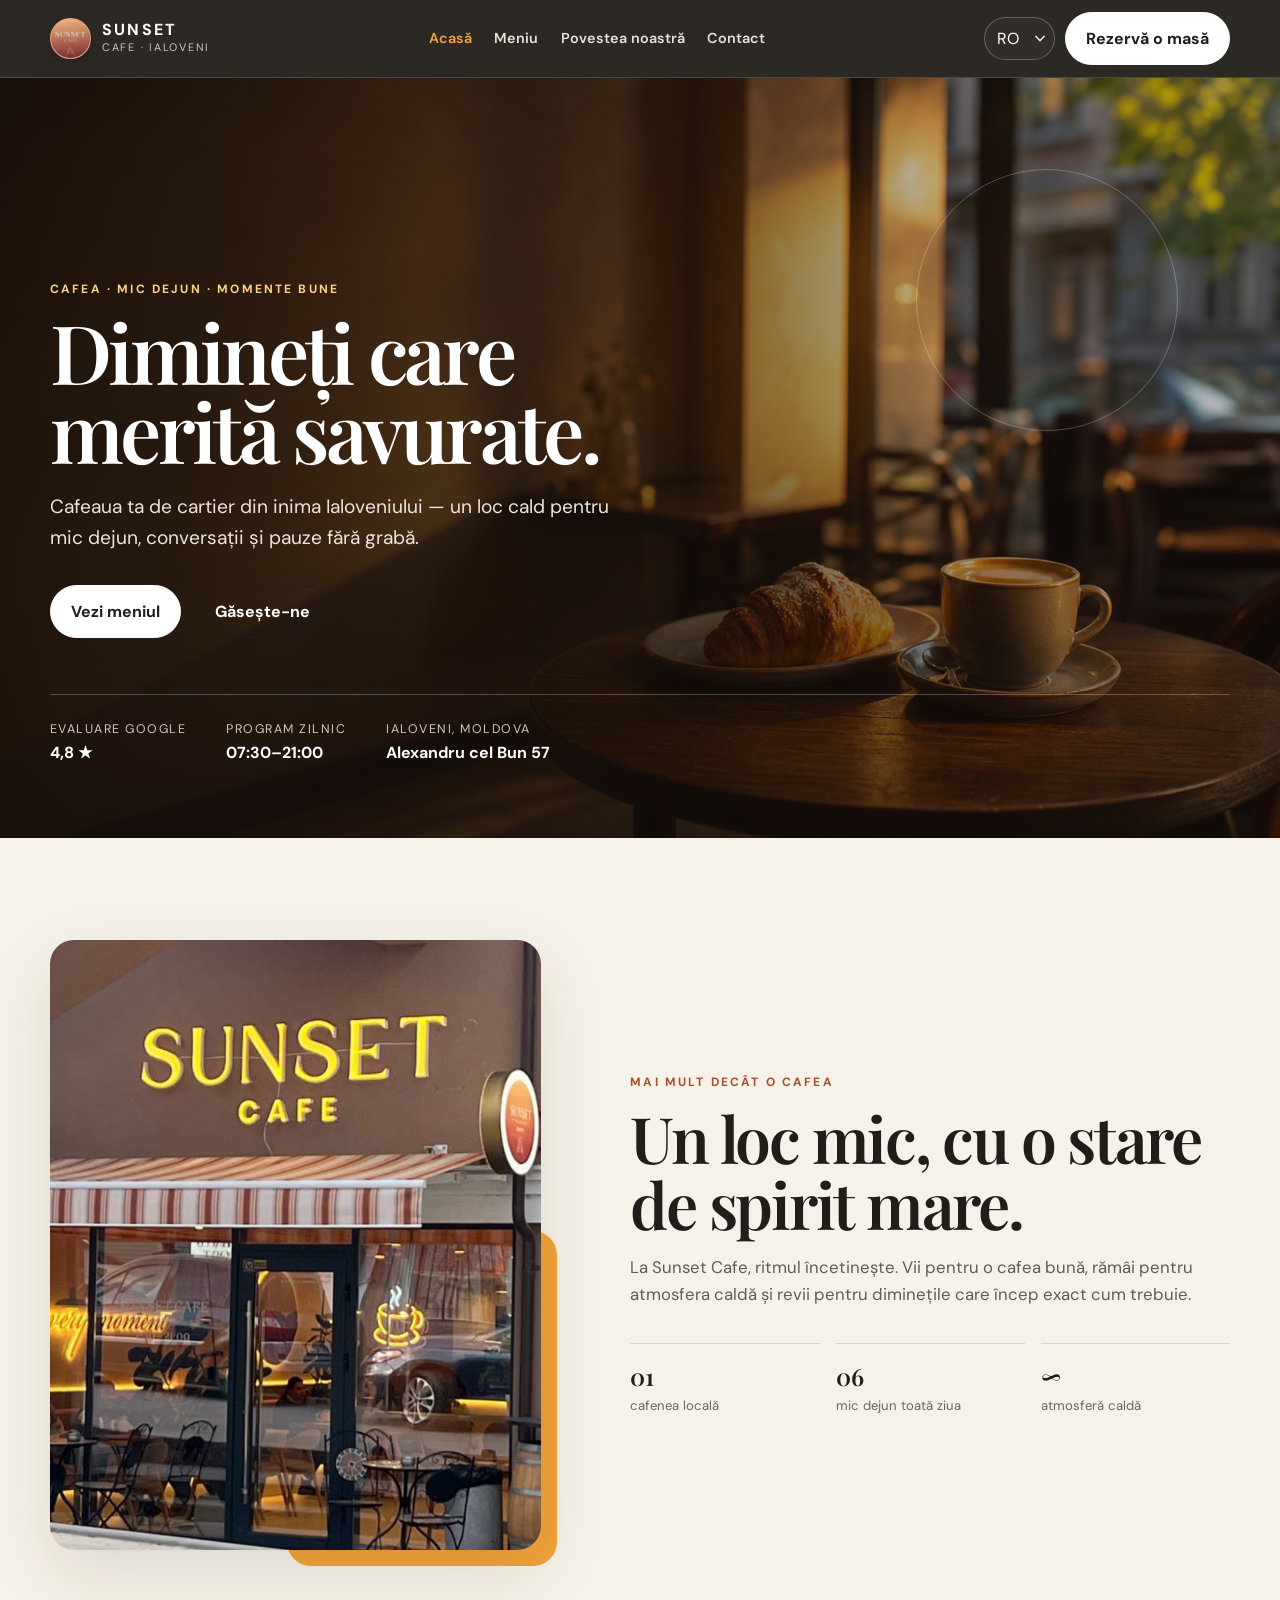
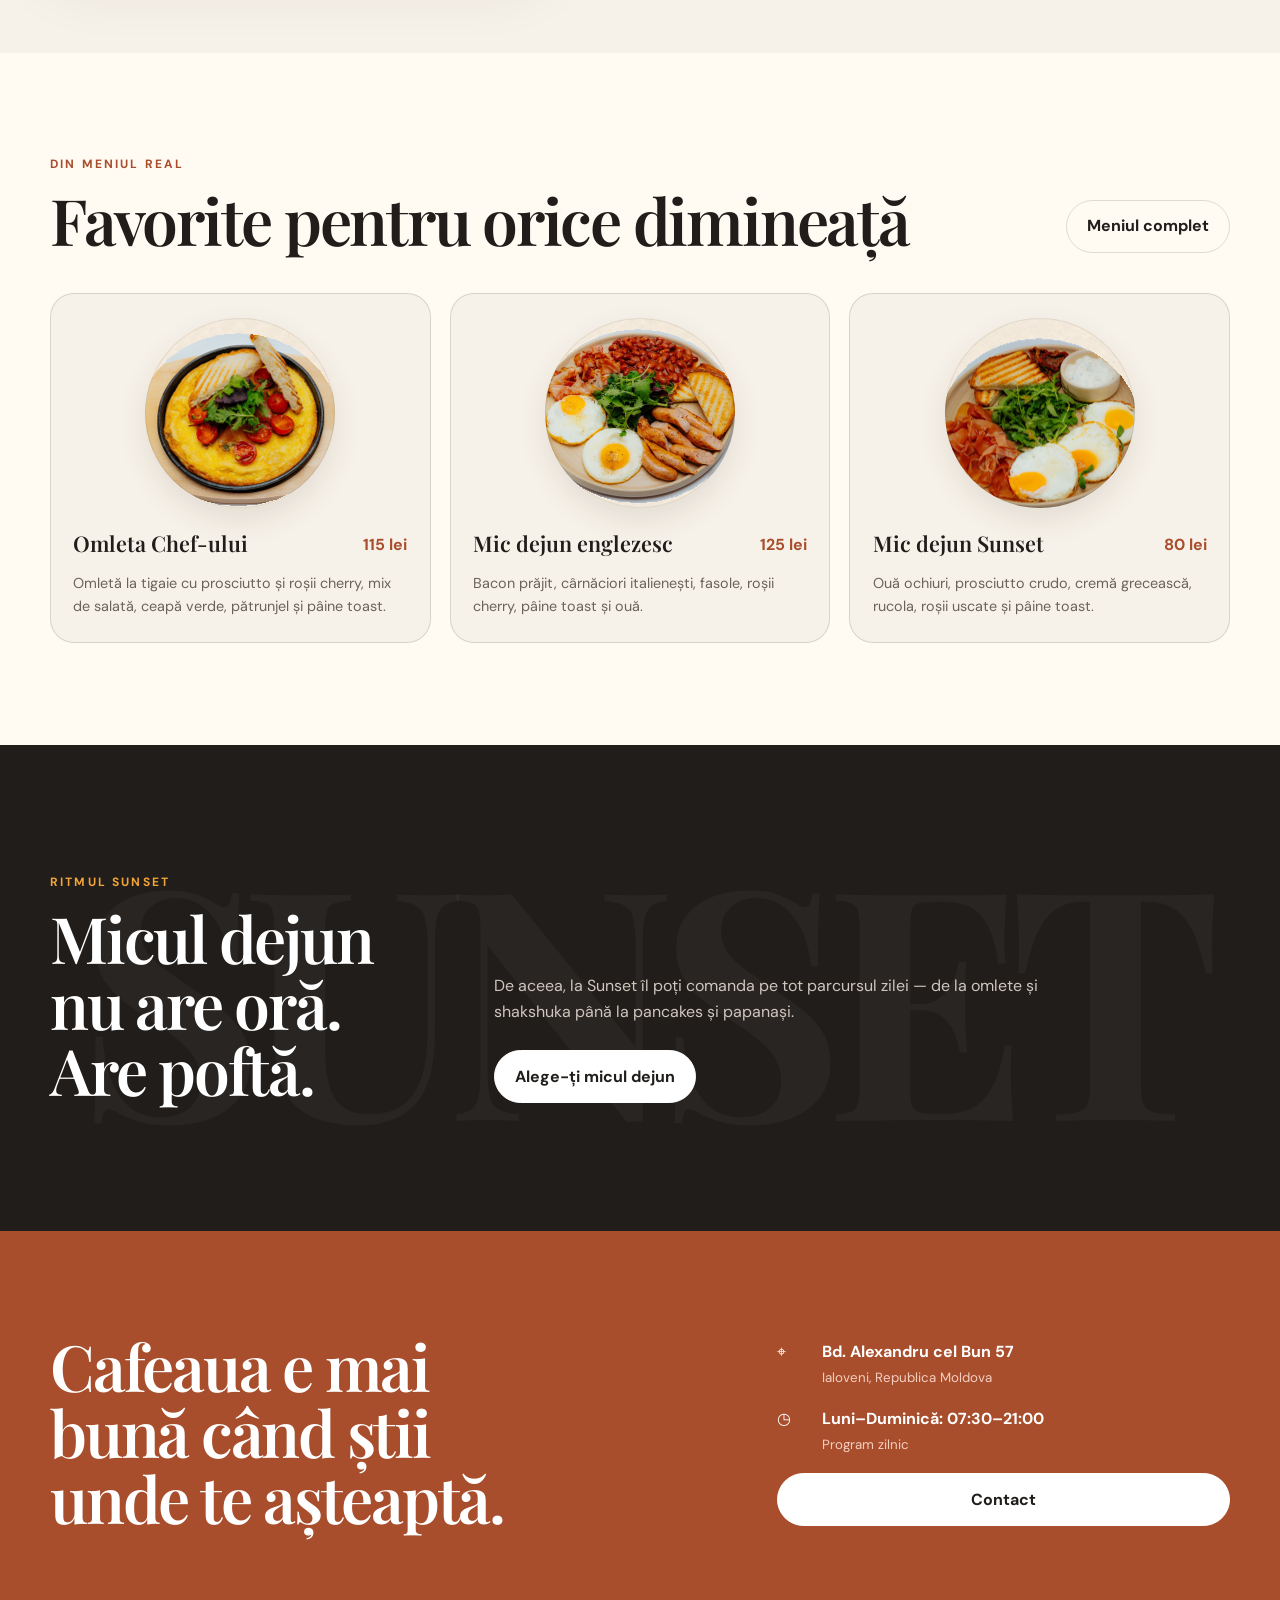
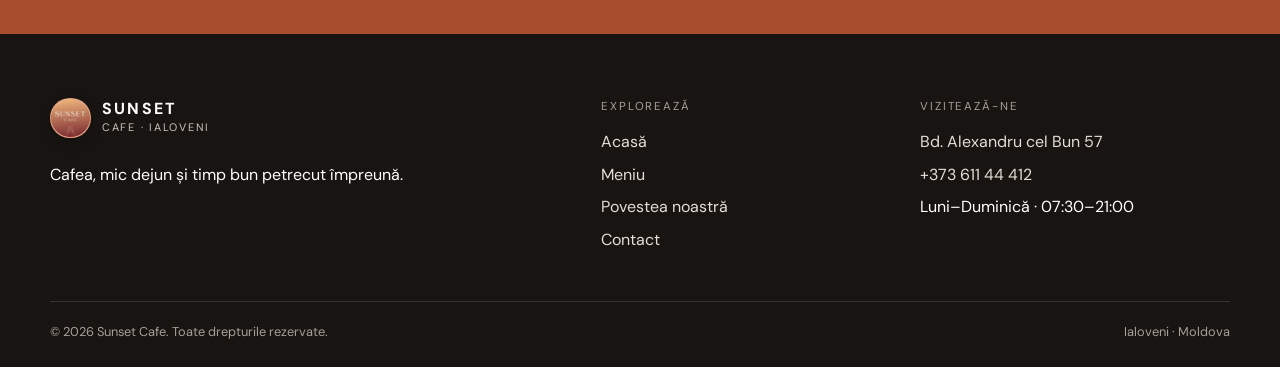
<file: index.html>
<!doctype html>
<html lang="ro">
<head>
  <meta charset="utf-8">
  <meta name="viewport" content="width=device-width, initial-scale=1">
  <meta name="robots" content="index, follow, max-image-preview:large">
  <meta name="color-scheme" content="light only">
  <meta name="description" content="Sunset Cafe Ialoveni — cafea, mic dejun servit toată ziua și o atmosferă caldă pe bd. Alexandru cel Bun 57.">
  <meta name="theme-color" content="#211d1a">
  <meta property="og:title" content="Sunset Cafe — Cafea & mic dejun în Ialoveni">
  <meta property="og:description" content="Mic dejun toată ziua, cafea și o atmosferă caldă în centrul Ialoveniului.">
  <meta property="og:type" content="website">
  <meta property="og:url" content="https://energocomm.github.io/sunset-cafe-global/">
  <meta property="og:image" content="https://energocomm.github.io/sunset-cafe-global/assets/images/sunset-editorial-coffee.png">
  <title>Sunset Cafe — Cafea & mic dejun în Ialoveni</title>
  <link rel="icon" href="data:image/svg+xml,<svg xmlns=%22http://www.w3.org/2000/svg%22 viewBox=%220 0 100 100%22><circle cx=%2250%22 cy=%2250%22 r=%2248%22 fill=%22%23211d1a%22/><text x=%2250%22 y=%2267%22 text-anchor=%22middle%22 font-size=%2255%22 fill=%22%23f2a33a%22>S</text></svg>">
  <link rel="preconnect" href="https://fonts.googleapis.com">
  <link rel="preconnect" href="https://fonts.gstatic.com" crossorigin>
  <link href="https://fonts.googleapis.com/css2?family=DM+Sans:wght@400;500;600;700&family=Playfair+Display:ital,wght@0,600;0,700;1,500&display=swap" rel="stylesheet">
  <link rel="preload" href="assets/images/sunset-editorial-coffee.png" as="image" type="image/png" fetchpriority="high">
  <link rel="stylesheet" href="assets/css/styles.css?v=11">
  <script type="application/ld+json">
    {
      "@context": "https://schema.org",
      "@type": "CafeOrCoffeeShop",
      "name": "Sunset Cafe",
      "image": "https://energocomm.github.io/sunset-cafe-global/assets/images/sunset-real-01.jpg",
      "telephone": "+37361144412",
      "address": {
        "@type": "PostalAddress",
        "streetAddress": "Bulevardul Alexandru cel Bun 57",
        "addressLocality": "Ialoveni",
        "addressCountry": "MD"
      },
      "geo": {
        "@type": "GeoCoordinates",
        "latitude": 46.9447814,
        "longitude": 28.7764093
      },
      "openingHours": "Mo-Su 07:30-21:00",
      "sameAs": "https://maps.app.goo.gl/7vemvwqDy1JJf23Y6"
    }
  </script>
</head>
<body>
  <a class="skip-link" href="#content" data-i18n="skip">Sari la conținut</a>
  <div data-site-header></div>
  <main id="content">
    <section class="hero" aria-labelledby="hero-title">
      <div class="container hero-content">
        <p class="eyebrow" data-i18n="hero_tag">Cafea · mic dejun · momente bune</p>
        <h1 id="hero-title" class="display" data-i18n="hero_title">Dimineți care merită savurate.</h1>
        <p class="hero-copy" data-i18n="hero_text">Cafeaua ta de cartier din inima Ialoveniului — un loc cald pentru mic dejun, conversații și pauze fără grabă.</p>
        <div class="hero-actions">
          <a class="button button-light" href="menu.html" data-i18n="see_menu">Vezi meniul</a>
          <a class="button" href="https://maps.app.goo.gl/7vemvwqDy1JJf23Y6" target="_blank" rel="noopener" data-i18n="find_us">Găsește-ne</a>
        </div>
        <div class="hero-meta" aria-label="Informații rapide">
          <div><span data-i18n="rating">Evaluare Google</span><strong>4,8 ★</strong></div>
          <div><span data-i18n="today">Program zilnic</span><strong>07:30–21:00</strong></div>
          <div><span data-i18n="address_short">Ialoveni, Moldova</span><strong>Alexandru cel Bun 57</strong></div>
        </div>
      </div>
    </section>

    <section class="section">
      <div class="container intro-grid">
        <div class="editorial-image">
          <img src="assets/images/sunset-real-01.jpg" data-i18n-alt="photo_real" alt="Fațada reală a Sunset Cafe din Ialoveni" width="964" height="1600" loading="lazy">
        </div>
        <div>
          <p class="eyebrow" data-i18n="intro_tag">Mai mult decât o cafea</p>
          <h2 class="section-title" data-i18n="intro_title">Un loc mic, cu o stare de spirit mare.</h2>
          <p class="section-lead" data-i18n="intro_text">La Sunset Cafe, ritmul încetinește. Vii pentru o cafea bună, rămâi pentru atmosfera caldă și revii pentru diminețile care încep exact cum trebuie.</p>
          <div class="fact-row">
            <div class="fact"><strong>01</strong><span data-i18n="local">cafenea locală</span></div>
            <div class="fact"><strong>06</strong><span data-i18n="menu_all_day">mic dejun toată ziua</span></div>
            <div class="fact"><strong>∞</strong><span data-i18n="warm">atmosferă caldă</span></div>
          </div>
        </div>
      </div>
    </section>

    <section class="section soft-section">
      <div class="container">
        <div class="feature-head">
          <div><p class="eyebrow" data-i18n="favorites_tag">Din meniul real</p><h2 class="section-title" data-i18n="favorites_title">Favorite pentru orice dimineață</h2></div>
          <a class="button button-ghost" href="menu.html" data-i18n="full_menu">Meniul complet</a>
        </div>
        <div class="cards">
          <article class="dish-card" data-dish="0">
            <div class="dish-photo crop-chef" role="img" aria-label="Omleta Chef-ului cu prosciutto, roșii și salată"></div>
            <div class="dish-body"><div class="dish-top"><h3 class="dish-title" data-dish-title></h3><span class="price">115 lei</span></div><p class="dish-description" data-dish-description></p></div>
          </article>
          <article class="dish-card" data-dish="2">
            <div class="dish-photo crop-english" role="img" aria-label="Mic dejun englezesc cu ouă, bacon, cârnăciori și fasole"></div>
            <div class="dish-body"><div class="dish-top"><h3 class="dish-title" data-dish-title></h3><span class="price">125 lei</span></div><p class="dish-description" data-dish-description></p></div>
          </article>
          <article class="dish-card" data-dish="5">
            <div class="dish-photo crop-sunset" role="img" aria-label="Mic dejun Sunset cu ouă, prosciutto și salată"></div>
            <div class="dish-body"><div class="dish-top"><h3 class="dish-title" data-dish-title></h3><span class="price">80 lei</span></div><p class="dish-description" data-dish-description></p></div>
          </article>
        </div>
      </div>
    </section>

    <section class="manifesto-cafe">
      <div class="container manifesto-inner">
        <div>
          <p class="eyebrow" data-i18n="manifesto_tag">Ritmul Sunset</p>
          <h2 class="section-title" data-i18n="manifesto_title">Micul dejun nu are oră. Are poftă.</h2>
        </div>
        <div>
          <p class="manifesto-copy" data-i18n="manifesto_text">De aceea, la Sunset îl poți comanda pe tot parcursul zilei — de la omlete și shakshuka până la pancakes și papanași.</p>
          <a class="button button-light" href="menu.html" data-i18n="manifesto_cta">Alege-ți micul dejun</a>
        </div>
      </div>
    </section>

    <section class="section visit-strip">
      <div class="container visit-grid">
        <h2 class="section-title" data-i18n="visit_title">Cafeaua e mai bună când știi unde te așteaptă.</h2>
        <div class="visit-details">
          <div class="visit-item"><span aria-hidden="true">⌖</span><p><strong data-i18n="visit_address">Bd. Alexandru cel Bun 57</strong><br><small data-i18n="visit_city">Ialoveni, Republica Moldova</small></p></div>
          <div class="visit-item"><span aria-hidden="true">◷</span><p><strong data-i18n="hours">Luni–Duminică: 07:30–21:00</strong><br><small data-i18n="hours_note">Program zilnic</small></p></div>
          <a class="button button-light" href="contact.html" data-i18n="nav_contact">Contact</a>
        </div>
      </div>
    </section>
  </main>
  <div data-site-footer></div>
  <script src="assets/js/components.js?v=11"></script>
  <script src="assets/js/site.js?v=11"></script>
</body>
</html>
</file>
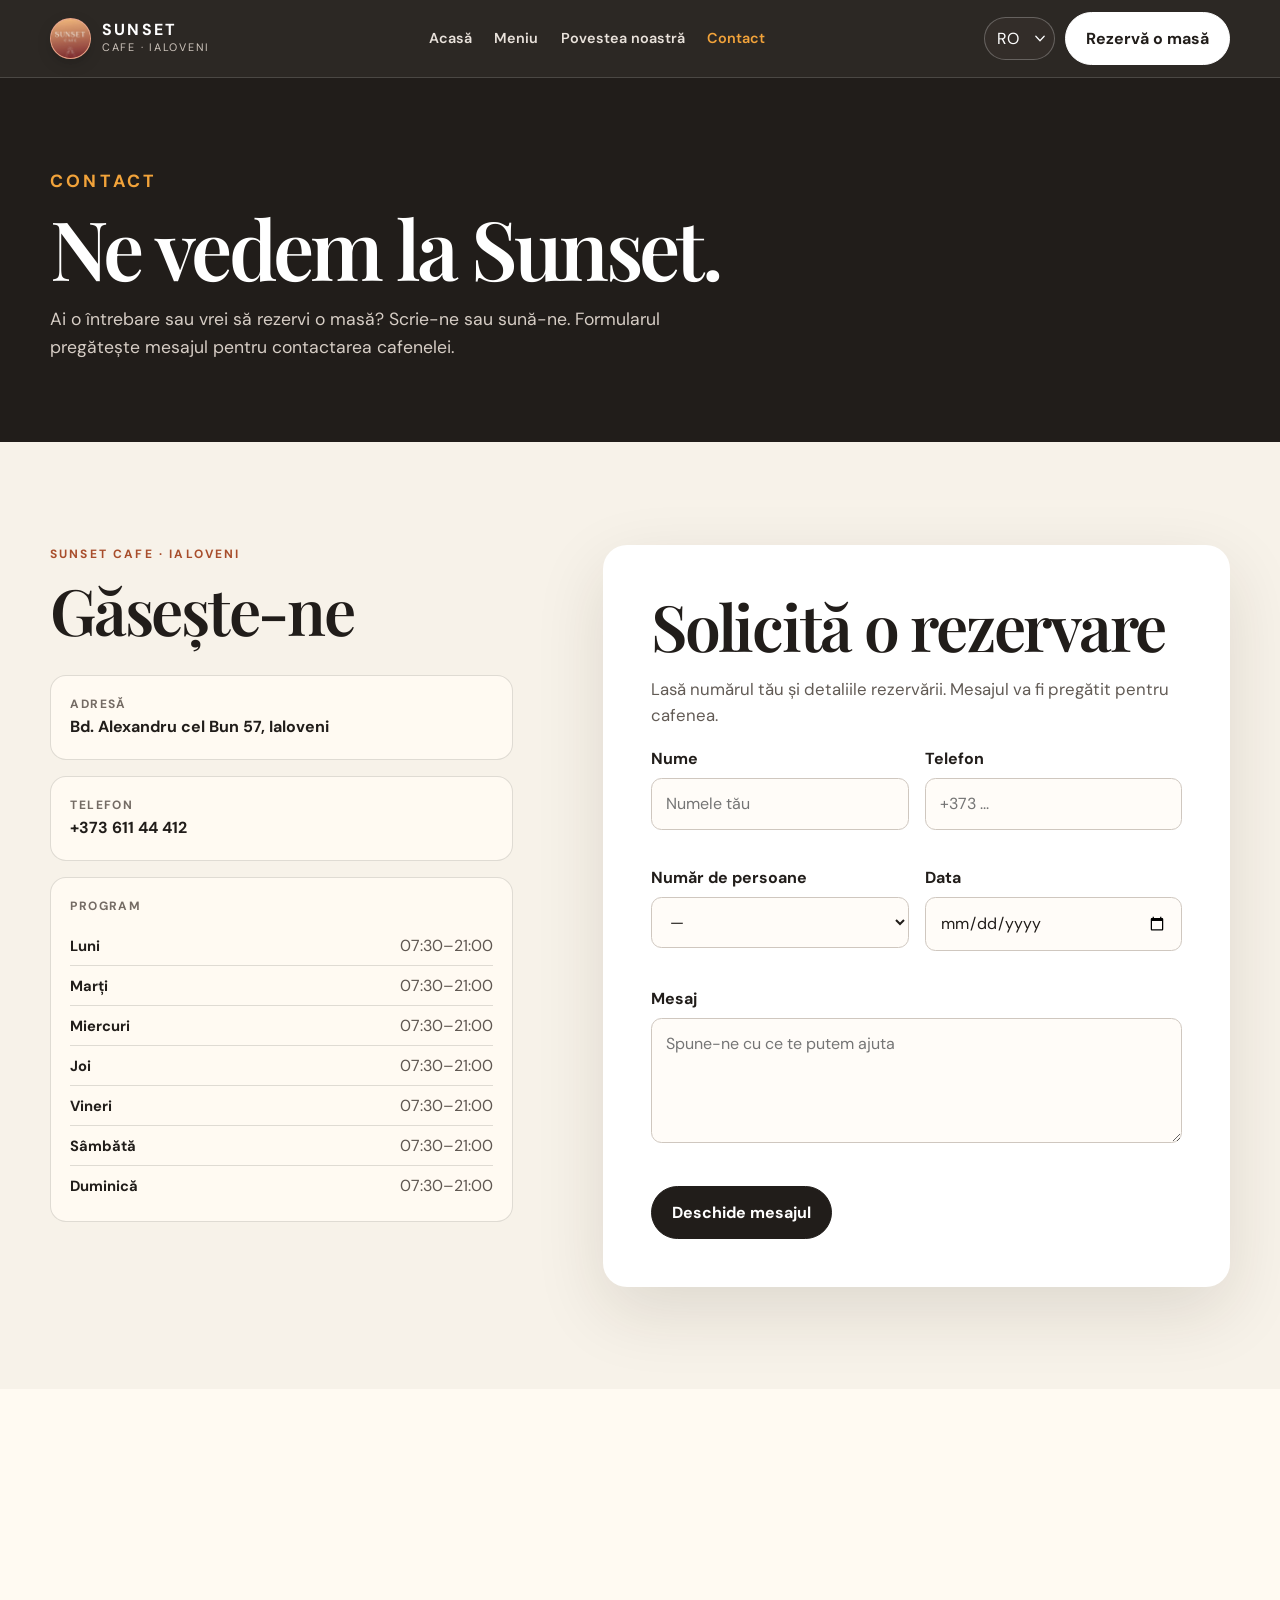
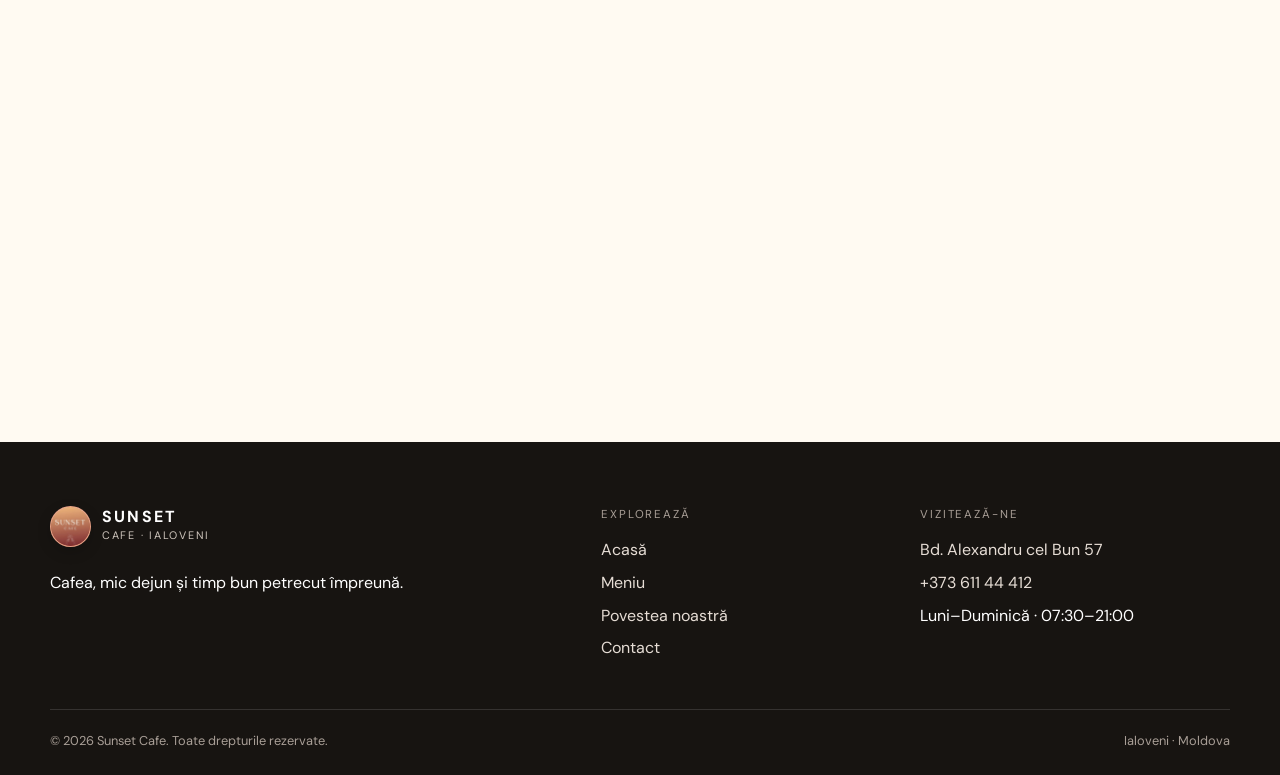
<file: contact.html>
<!doctype html>
<html lang="ro">
<head>
  <meta charset="utf-8">
  <meta name="viewport" content="width=device-width, initial-scale=1">
  <meta name="robots" content="index, follow, max-image-preview:large">
  <meta name="color-scheme" content="light only">
  <meta name="description" content="Contact Sunset Cafe Ialoveni: bd. Alexandru cel Bun 57, telefon +373 611 44 412. Trimite o solicitare de rezervare.">
  <meta name="theme-color" content="#211d1a">
  <title>Contact — Sunset Cafe Ialoveni</title>
  <link rel="icon" href="data:image/svg+xml,<svg xmlns=%22http://www.w3.org/2000/svg%22 viewBox=%220 0 100 100%22><circle cx=%2250%22 cy=%2250%22 r=%2248%22 fill=%22%23211d1a%22/><text x=%2250%22 y=%2267%22 text-anchor=%22middle%22 font-size=%2255%22 fill=%22%23f2a33a%22>S</text></svg>">
  <link rel="preconnect" href="https://fonts.googleapis.com">
  <link rel="preconnect" href="https://fonts.gstatic.com" crossorigin>
  <link href="https://fonts.googleapis.com/css2?family=DM+Sans:wght@400;500;600;700&family=Playfair+Display:ital,wght@0,600;0,700;1,500&display=swap" rel="stylesheet">
  <link rel="stylesheet" href="assets/css/styles.css?v=11">
</head>
<body>
  <a class="skip-link" href="#content" data-i18n="skip">Sari la conținut</a>
  <div data-site-header></div>
  <main id="content">
    <header class="page-hero">
      <div class="container">
        <p class="eyebrow" data-i18n="contact_tag">Contact</p>
        <h1 class="display" data-i18n="contact_title">Ne vedem la Sunset.</h1>
        <p data-i18n="contact_text">Ai o întrebare sau vrei să rezervi o masă? Scrie-ne sau sună-ne. Formularul pregătește mesajul pentru contactarea cafenelei.</p>
      </div>
    </header>

    <section class="section">
      <div class="container contact-grid">
        <div>
          <p class="eyebrow">Sunset Cafe · Ialoveni</p>
          <h2 class="section-title" data-i18n="find_us">Găsește-ne</h2>
          <div class="contact-list">
            <div class="contact-card"><span data-i18n="address">Adresă</span><a href="https://maps.app.goo.gl/7vemvwqDy1JJf23Y6" target="_blank" rel="noopener">Bd. Alexandru cel Bun 57, Ialoveni</a></div>
            <div class="contact-card"><span data-i18n="phone">Telefon</span><a href="tel:+37361144412">+373 611 44 412</a></div>
            <div class="contact-card hours-card">
              <span data-i18n="schedule">Program</span>
              <ul class="hours-list">
                <li><strong data-i18n="day_mon">Luni</strong><time>07:30–21:00</time></li>
                <li><strong data-i18n="day_tue">Marți</strong><time>07:30–21:00</time></li>
                <li><strong data-i18n="day_wed">Miercuri</strong><time>07:30–21:00</time></li>
                <li><strong data-i18n="day_thu">Joi</strong><time>07:30–21:00</time></li>
                <li><strong data-i18n="day_fri">Vineri</strong><time>07:30–21:00</time></li>
                <li><strong data-i18n="day_sat">Sâmbătă</strong><time>07:30–21:00</time></li>
                <li><strong data-i18n="day_sun">Duminică</strong><time>07:30–21:00</time></li>
              </ul>
            </div>
          </div>
        </div>

        <div class="form-card" id="formular">
          <h2 class="section-title" data-i18n="form_title">Trimite o solicitare</h2>
          <p class="section-lead" data-i18n="form_intro">Lasă numărul tău și detaliile rezervării. Mesajul va fi pregătit pentru cafenea.</p>
          <form id="contact-form" novalidate>
            <div class="form-row">
              <div class="field"><label for="name" data-i18n="name">Nume</label><input id="name" name="name" autocomplete="name" required data-i18n-placeholder="name_ph" placeholder="Numele tău"><p class="field-error" aria-live="polite"></p></div>
              <div class="field"><label for="phone" data-i18n="form_phone">Telefon</label><input id="phone" name="phone" type="tel" autocomplete="tel" required data-i18n-placeholder="phone_ph" placeholder="+373 ..."><p class="field-error" aria-live="polite"></p></div>
            </div>
            <div class="form-row">
              <div class="field"><label for="people" data-i18n="people">Număr de persoane</label><select id="people" name="people"><option value="">—</option><option>1–2</option><option>3–4</option><option>5–6</option><option>7+</option></select><p class="field-error"></p></div>
              <div class="field"><label for="date" data-i18n="date">Data</label><input id="date" name="date" type="date"><p class="field-error"></p></div>
            </div>
            <div class="field"><label for="message" data-i18n="message">Mesaj</label><textarea id="message" name="message" required data-i18n-placeholder="message_ph" placeholder="Spune-ne cu ce te putem ajuta"></textarea><p class="field-error" aria-live="polite"></p></div>
            <button class="button button-primary" type="submit" data-i18n="send">Pregătește mesajul</button>
            <p class="form-status" role="status" hidden></p>
          </form>
        </div>
      </div>
    </section>

    <section class="section soft-section">
      <div class="container">
        <iframe class="map-frame" title="Harta către Sunset Cafe, Ialoveni" loading="lazy" referrerpolicy="no-referrer-when-downgrade" src="https://www.google.com/maps?q=46.9447814,28.7764093&z=17&output=embed"></iframe>
      </div>
    </section>
  </main>
  <div data-site-footer></div>
  <script src="assets/js/components.js?v=11"></script>
  <script src="assets/js/site.js?v=11"></script>
</body>
</html>
</file>
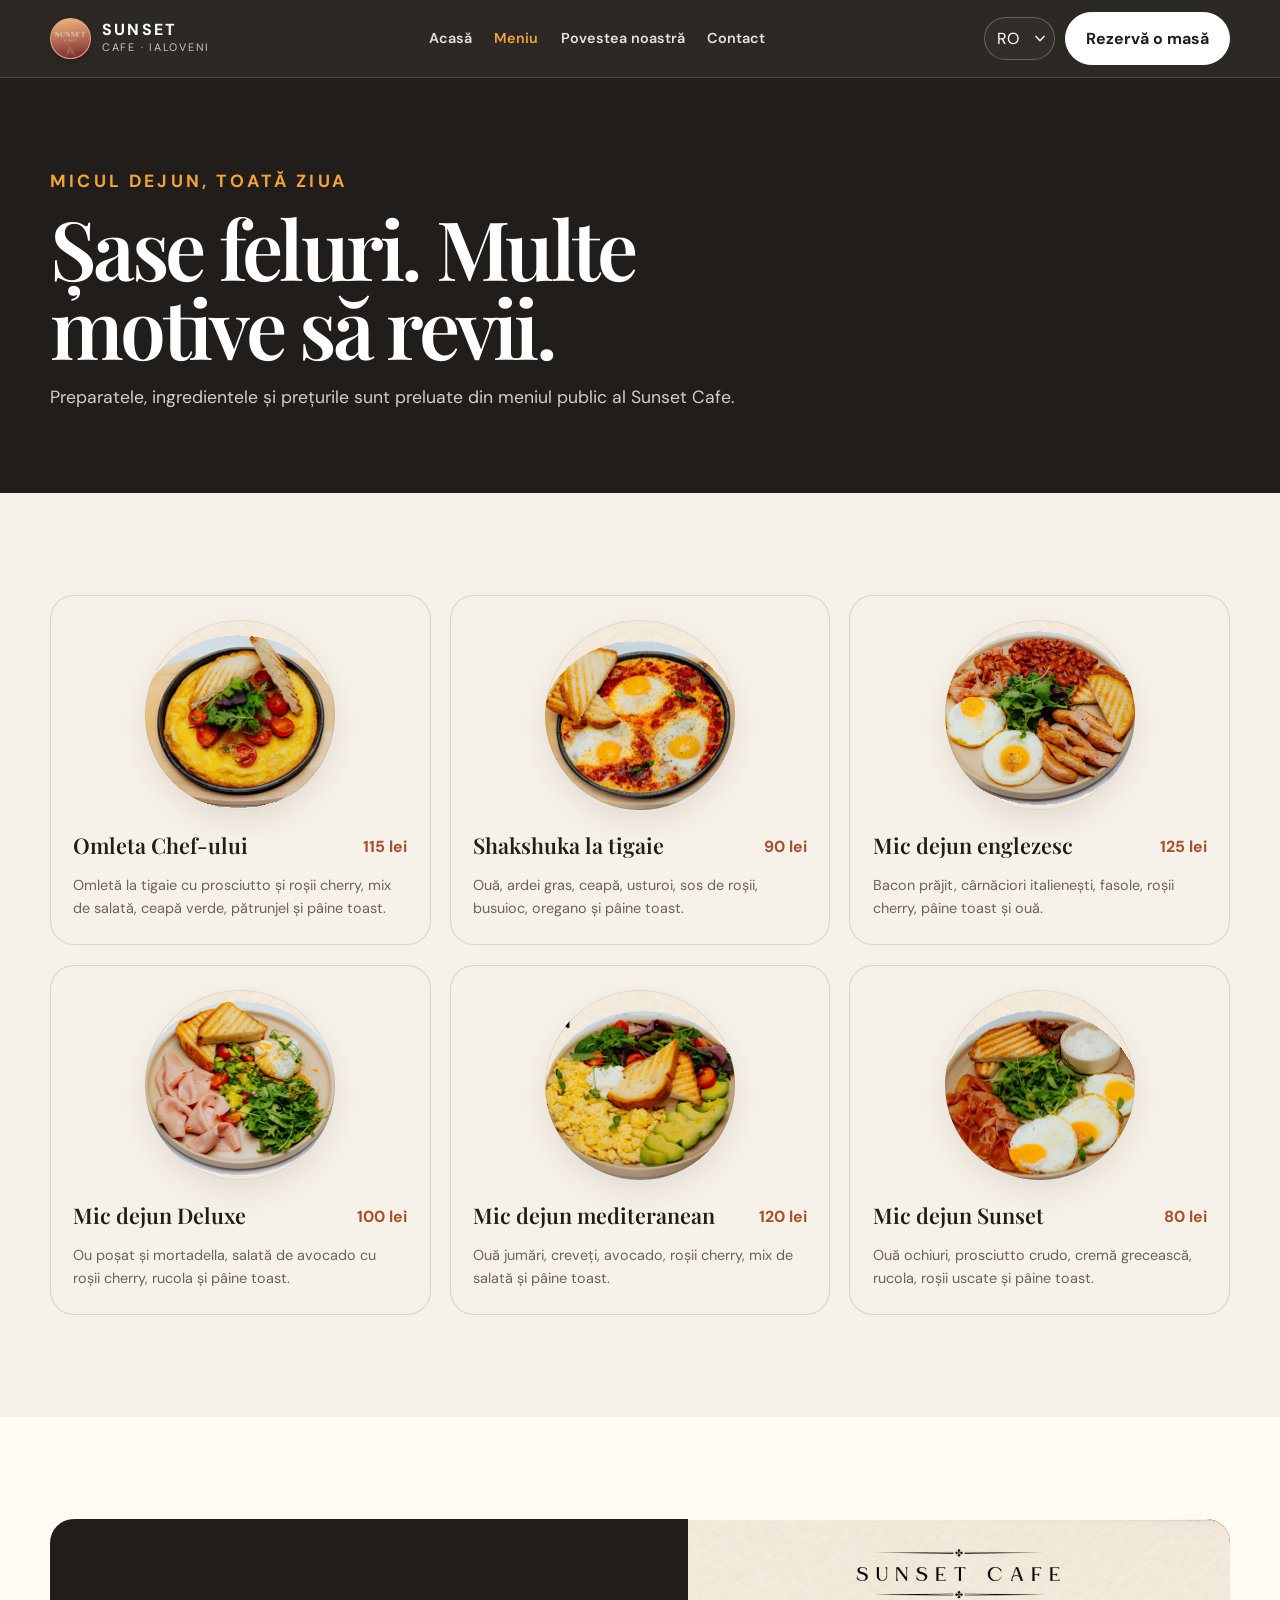
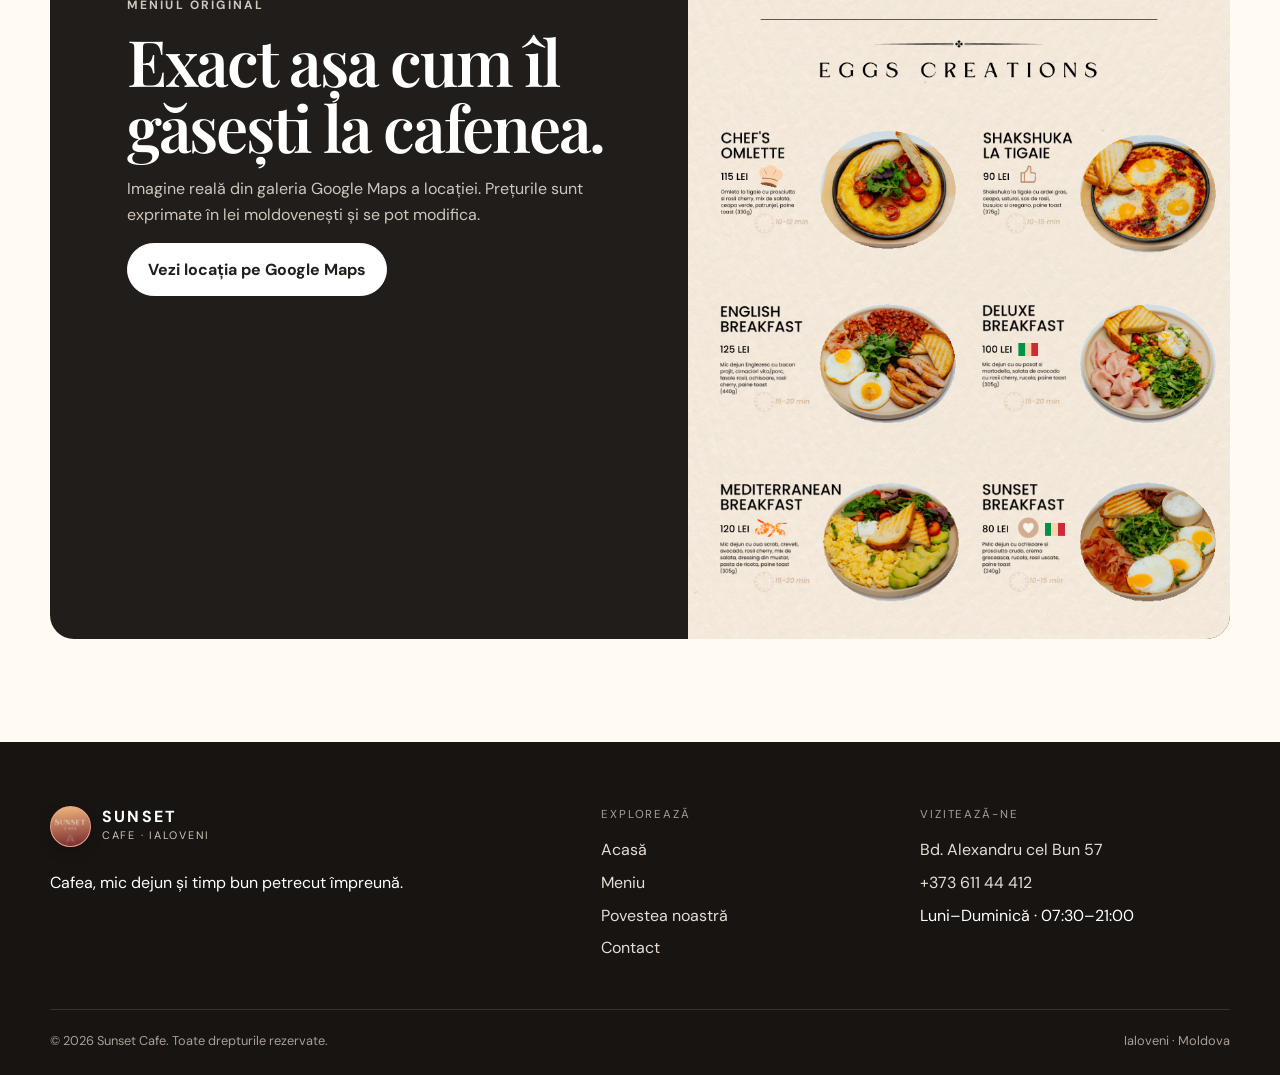
<file: menu.html>
<!doctype html>
<html lang="ro">
<head>
  <meta charset="utf-8">
  <meta name="viewport" content="width=device-width, initial-scale=1">
  <meta name="robots" content="index, follow, max-image-preview:large">
  <meta name="color-scheme" content="light only">
  <meta name="description" content="Meniul real de mic dejun Sunset Cafe Ialoveni: omlete, shakshuka, mic dejun englezesc și mediteranean.">
  <meta name="theme-color" content="#211d1a">
  <title>Meniu — Sunset Cafe Ialoveni</title>
  <link rel="icon" href="data:image/svg+xml,<svg xmlns=%22http://www.w3.org/2000/svg%22 viewBox=%220 0 100 100%22><circle cx=%2250%22 cy=%2250%22 r=%2248%22 fill=%22%23211d1a%22/><text x=%2250%22 y=%2267%22 text-anchor=%22middle%22 font-size=%2255%22 fill=%22%23f2a33a%22>S</text></svg>">
  <link rel="preconnect" href="https://fonts.googleapis.com">
  <link rel="preconnect" href="https://fonts.gstatic.com" crossorigin>
  <link href="https://fonts.googleapis.com/css2?family=DM+Sans:wght@400;500;600;700&family=Playfair+Display:ital,wght@0,600;0,700;1,500&display=swap" rel="stylesheet">
  <link rel="stylesheet" href="assets/css/styles.css?v=11">
</head>
<body>
  <a class="skip-link" href="#content" data-i18n="skip">Sari la conținut</a>
  <div data-site-header></div>
  <main id="content">
    <header class="page-hero">
      <div class="container">
        <p class="eyebrow" data-i18n="menu_tag">Micul dejun, toată ziua</p>
        <h1 class="display" data-i18n="menu_title">Șase feluri. Multe motive să revii.</h1>
        <p data-i18n="menu_intro">Preparatele, ingredientele și prețurile sunt preluate din meniul public al Sunset Cafe.</p>
      </div>
    </header>

    <section class="section">
      <div class="container menu-grid">
        <article class="dish-card" data-dish="0"><div class="dish-photo crop-chef" role="img" aria-label="Omleta Chef-ului"></div><div class="dish-body"><div class="dish-top"><h2 class="dish-title" data-dish-title></h2><span class="price">115 lei</span></div><p class="dish-description" data-dish-description></p></div></article>
        <article class="dish-card" data-dish="1"><div class="dish-photo crop-shak" role="img" aria-label="Shakshuka servită la tigaie"></div><div class="dish-body"><div class="dish-top"><h2 class="dish-title" data-dish-title></h2><span class="price">90 lei</span></div><p class="dish-description" data-dish-description></p></div></article>
        <article class="dish-card" data-dish="2"><div class="dish-photo crop-english" role="img" aria-label="Mic dejun englezesc"></div><div class="dish-body"><div class="dish-top"><h2 class="dish-title" data-dish-title></h2><span class="price">125 lei</span></div><p class="dish-description" data-dish-description></p></div></article>
        <article class="dish-card" data-dish="3"><div class="dish-photo crop-deluxe" role="img" aria-label="Mic dejun Deluxe"></div><div class="dish-body"><div class="dish-top"><h2 class="dish-title" data-dish-title></h2><span class="price">100 lei</span></div><p class="dish-description" data-dish-description></p></div></article>
        <article class="dish-card" data-dish="4"><div class="dish-photo crop-med" role="img" aria-label="Mic dejun mediteranean"></div><div class="dish-body"><div class="dish-top"><h2 class="dish-title" data-dish-title></h2><span class="price">120 lei</span></div><p class="dish-description" data-dish-description></p></div></article>
        <article class="dish-card" data-dish="5"><div class="dish-photo crop-sunset" role="img" aria-label="Mic dejun Sunset"></div><div class="dish-body"><div class="dish-top"><h2 class="dish-title" data-dish-title></h2><span class="price">80 lei</span></div><p class="dish-description" data-dish-description></p></div></article>
      </div>
    </section>

    <section class="section soft-section">
      <div class="container menu-note">
        <div class="menu-note-content">
          <p class="eyebrow" data-i18n="real_menu_tag">Meniul original</p>
          <h2 class="section-title" data-i18n="real_menu_title">Exact așa cum îl găsești la cafenea.</h2>
          <p data-i18n="real_menu_text">Imagine reală din galeria Google Maps a locației. Prețurile sunt exprimate în lei moldovenești și se pot modifica.</p>
          <a class="button button-light" href="https://maps.app.goo.gl/7vemvwqDy1JJf23Y6" target="_blank" rel="noopener" data-i18n="view_maps">Vezi locația pe Google Maps</a>
        </div>
        <img src="assets/images/sunset-menu-01.png" data-i18n-alt="photo_menu" alt="Meniul real de mic dejun Sunset Cafe, cu șase preparate și prețuri" width="794" height="1123" loading="lazy">
      </div>
    </section>
  </main>
  <div data-site-footer></div>
  <script src="assets/js/components.js?v=11"></script>
  <script src="assets/js/site.js?v=11"></script>
</body>
</html>
</file>
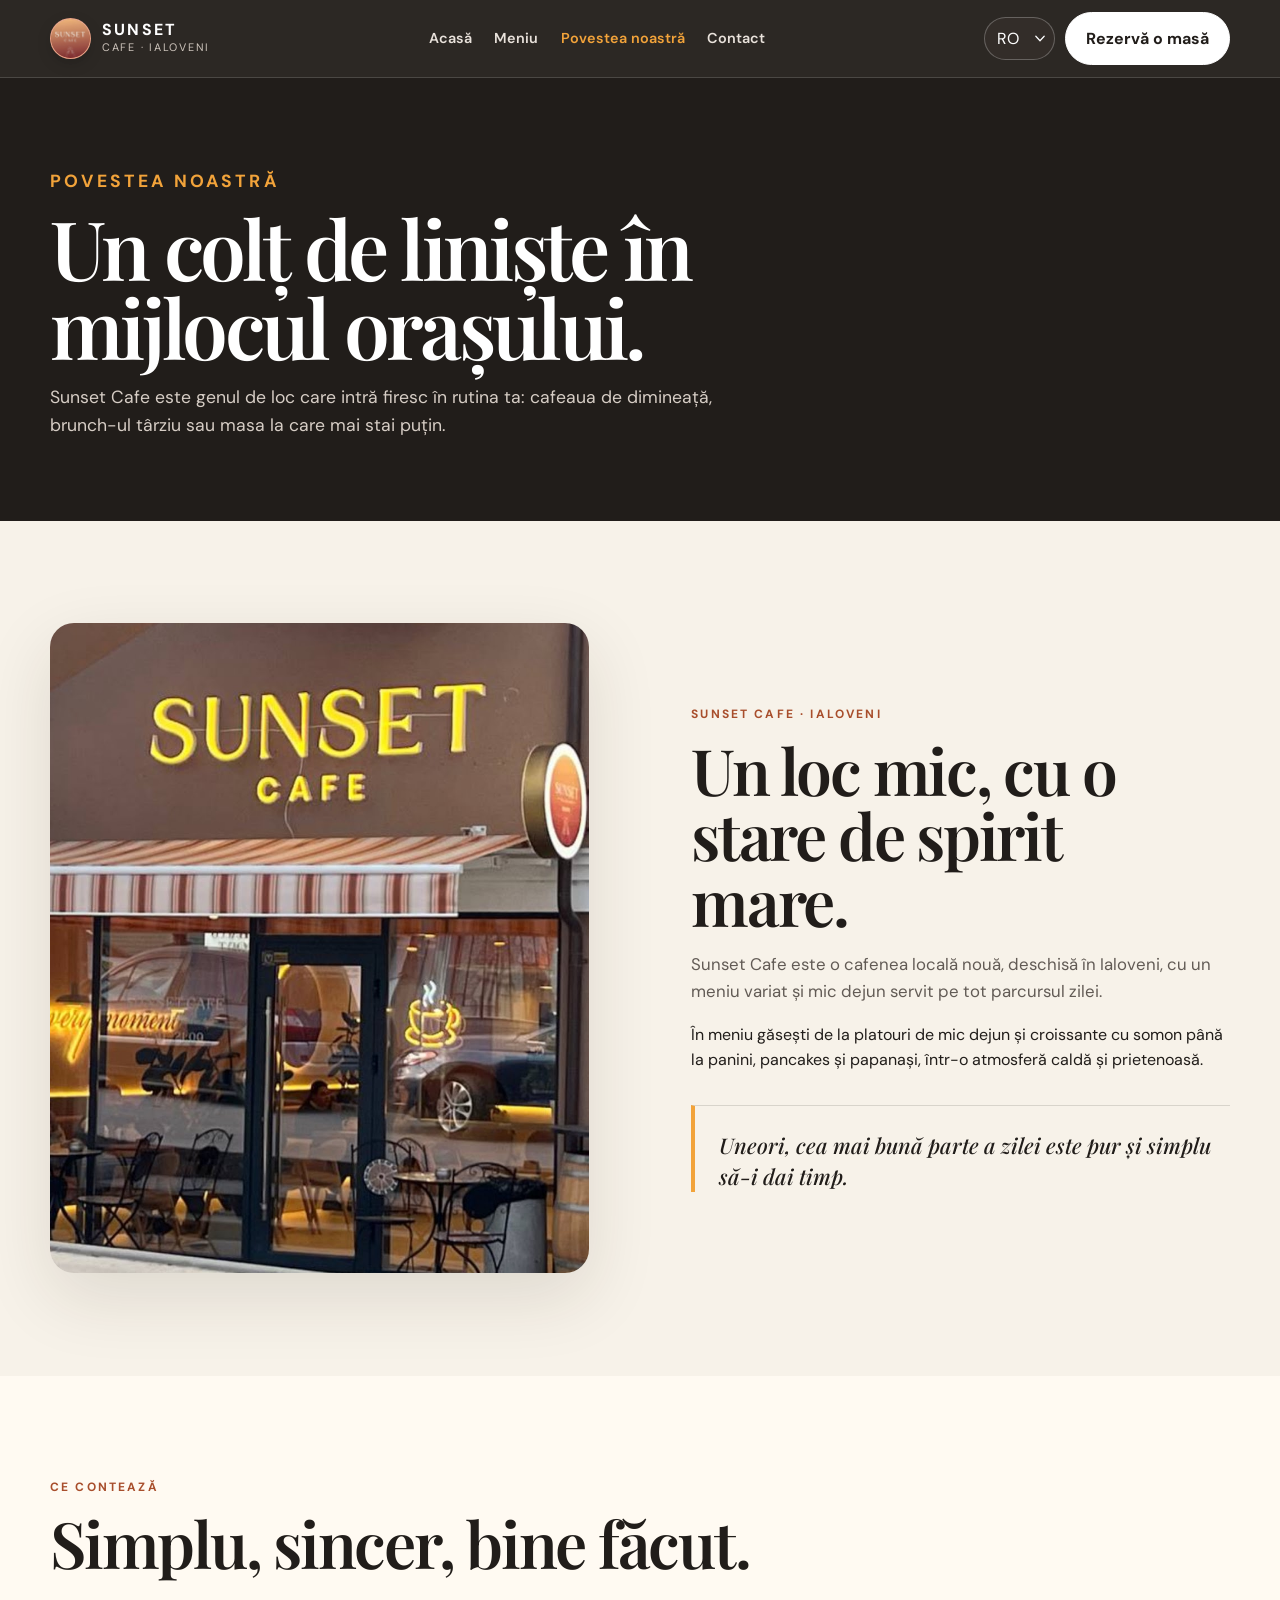
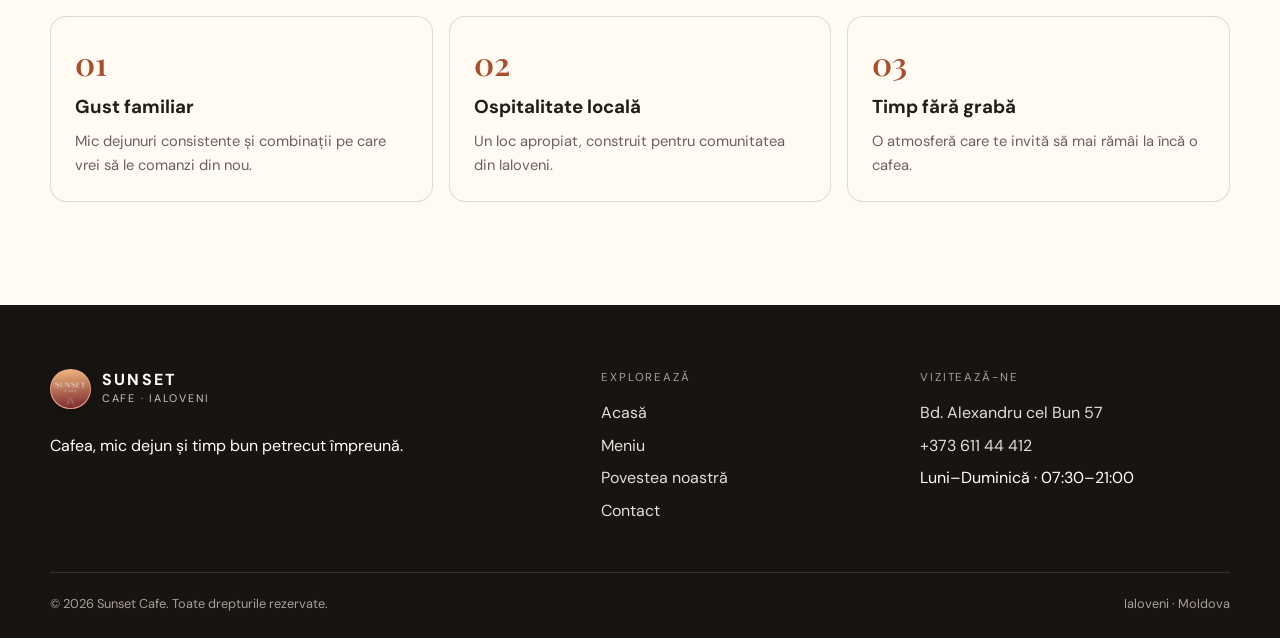
<file: poveste.html>
<!doctype html>
<html lang="ro">
<head>
  <meta charset="utf-8">
  <meta name="viewport" content="width=device-width, initial-scale=1">
  <meta name="robots" content="index, follow, max-image-preview:large">
  <meta name="color-scheme" content="light only">
  <meta name="description" content="Descoperă atmosfera Sunset Cafe, o cafenea locală din Ialoveni pentru mic dejun, cafea și momente fără grabă.">
  <meta name="theme-color" content="#211d1a">
  <title>Povestea noastră — Sunset Cafe Ialoveni</title>
  <link rel="icon" href="data:image/svg+xml,<svg xmlns=%22http://www.w3.org/2000/svg%22 viewBox=%220 0 100 100%22><circle cx=%2250%22 cy=%2250%22 r=%2248%22 fill=%22%23211d1a%22/><text x=%2250%22 y=%2267%22 text-anchor=%22middle%22 font-size=%2255%22 fill=%22%23f2a33a%22>S</text></svg>">
  <link rel="preconnect" href="https://fonts.googleapis.com">
  <link rel="preconnect" href="https://fonts.gstatic.com" crossorigin>
  <link href="https://fonts.googleapis.com/css2?family=DM+Sans:wght@400;500;600;700&family=Playfair+Display:ital,wght@0,600;0,700;1,500&display=swap" rel="stylesheet">
  <link rel="stylesheet" href="assets/css/styles.css?v=11">
</head>
<body>
  <a class="skip-link" href="#content" data-i18n="skip">Sari la conținut</a>
  <div data-site-header></div>
  <main id="content">
    <header class="page-hero">
      <div class="container">
        <p class="eyebrow" data-i18n="story_tag">Povestea noastră</p>
        <h1 class="display" data-i18n="story_title">Un colț de liniște în mijlocul orașului.</h1>
        <p data-i18n="story_lead">Sunset Cafe este genul de loc care intră firesc în rutina ta: cafeaua de dimineață, brunch-ul târziu sau masa la care mai stai puțin.</p>
      </div>
    </header>

    <section class="section">
      <div class="container story-grid">
        <img src="assets/images/sunset-real-01.jpg" data-i18n-alt="photo_real" alt="Fațada reală a Sunset Cafe din Ialoveni" width="964" height="1600">
        <div>
          <p class="eyebrow">Sunset Cafe · Ialoveni</p>
          <h2 class="section-title" data-i18n="intro_title">Un loc mic, cu o stare de spirit mare.</h2>
          <p class="section-lead" data-i18n="story_p1">Sunset Cafe este o cafenea locală nouă, deschisă în Ialoveni, cu un meniu variat și mic dejun servit pe tot parcursul zilei.</p>
          <p data-i18n="story_p2">În meniu găsești de la platouri de mic dejun și croissante cu somon până la panini, pancakes și papanași, într-o atmosferă caldă și prietenoasă.</p>
          <blockquote class="quote" data-i18n="quote">Uneori, cea mai bună parte a zilei este pur și simplu să-i dai timp.</blockquote>
        </div>
      </div>
    </section>

    <section class="section soft-section">
      <div class="container">
        <p class="eyebrow" data-i18n="values_tag">Ce contează</p>
        <h2 class="section-title" data-i18n="values_title">Simplu, sincer, bine făcut.</h2>
        <div class="values">
          <article class="value-card"><span aria-hidden="true">01</span><h3 data-i18n="value_1">Gust familiar</h3><p data-i18n="value_1_text">Mic dejunuri consistente și combinații pe care vrei să le comanzi din nou.</p></article>
          <article class="value-card"><span aria-hidden="true">02</span><h3 data-i18n="value_2">Ospitalitate locală</h3><p data-i18n="value_2_text">Un loc apropiat, construit pentru comunitatea din Ialoveni.</p></article>
          <article class="value-card"><span aria-hidden="true">03</span><h3 data-i18n="value_3">Timp fără grabă</h3><p data-i18n="value_3_text">O atmosferă care te invită să mai rămâi la încă o cafea.</p></article>
        </div>
      </div>
    </section>
  </main>
  <div data-site-footer></div>
  <script src="assets/js/components.js?v=11"></script>
  <script src="assets/js/site.js?v=11"></script>
</body>
</html>
</file>
<file: assets/css/styles.css>
:root {
  --ink: #211d1a;
  --paper: #f7f2e9;
  --cream: #fffaf2;
  --sun: #f2a33a;
  --rust: #a84e2c;
  --sage: #66745a;
  --line: rgba(33, 29, 26, 0.14);
  --shadow: 0 24px 70px rgba(45, 29, 18, 0.12);
  --radius: 1.5rem;
  --serif: "Playfair Display", Georgia, serif;
  --sans: "DM Sans", Arial, sans-serif;
}

* { box-sizing: border-box; }
html { scroll-behavior: smooth; }
body {
  margin: 0;
  overflow-x: clip;
  color: var(--ink);
  background: var(--paper);
  font-family: var(--sans);
  line-height: 1.6;
}
body.nav-open { overflow: hidden; }
img { display: block; max-width: 100%; }
a { color: inherit; }
button, input, textarea, select { font: inherit; }
button, a { -webkit-tap-highlight-color: transparent; }
.sr-only {
  position: absolute;
  width: 1px;
  height: 1px;
  padding: 0;
  margin: -1px;
  overflow: hidden;
  clip: rect(0, 0, 0, 0);
  white-space: nowrap;
  border: 0;
}

.skip-link {
  position: fixed;
  z-index: 1000;
  top: .75rem;
  left: .75rem;
  padding: .7rem 1rem;
  transform: translateY(-160%);
  border-radius: .5rem;
  color: white;
  background: var(--ink);
}
.skip-link:focus { transform: translateY(0); }

.container { width: min(1180px, calc(100% - 2.5rem)); margin-inline: auto; }
.eyebrow {
  margin: 0 0 .8rem;
  color: var(--rust);
  font-size: .75rem;
  font-weight: 700;
  letter-spacing: .18em;
  text-transform: uppercase;
}
.display {
  max-width: 12ch;
  margin: 0;
  font: 600 clamp(2.7rem, 6.4vw, 5.8rem)/.96 var(--serif);
  letter-spacing: -.045em;
}
.section-title {
  margin: 0;
  font: 600 clamp(2rem, 5vw, 4rem)/1.03 var(--serif);
  letter-spacing: -.035em;
}
.section-lead { max-width: 42rem; color: #625b55; font-size: 1.05rem; }
.section { padding: clamp(4rem, 8vw, 7rem) 0; }
.soft-section { background: var(--cream); }
.button {
  display: inline-flex;
  align-items: center;
  justify-content: center;
  min-height: 3.25rem;
  padding: .8rem 1.25rem;
  border: 1px solid var(--ink);
  border-radius: 999px;
  font-weight: 700;
  text-decoration: none;
  transition: transform .25s ease, box-shadow .25s ease, background-color .25s ease, color .25s ease;
  cursor: pointer;
}
.button:hover { transform: translateY(-2px); box-shadow: 0 8px 20px rgba(33,29,26,.15); }
.button:active { transform: translateY(0) scale(.98); }
.button-primary { color: white; background: var(--ink); }
.button-light { border-color: white; color: var(--ink); background: white; }
.button-ghost { border-color: var(--line); background: transparent; }
.button svg { width: 1.05rem; margin-left: .55rem; }

.site-header {
  position: sticky;
  z-index: 100;
  top: 0;
  border-bottom: 1px solid rgba(255,255,255,.15);
  color: white;
  background: #211d1af2;
  backdrop-filter: blur(14px);
  transition: box-shadow .3s ease, background-color .3s ease;
}
.site-header.scrolled { background: rgba(27, 24, 21, .98); box-shadow: 0 12px 35px rgba(0, 0, 0, .16); }
.nav-wrap { display: flex; min-height: 4.8rem; align-items: center; justify-content: space-between; gap: 1rem; }
.brand { display: inline-flex; align-items: center; gap: .7rem; color: white; text-decoration: none; }
.brand-mark {
  display: block;
  width: 2.55rem;
  height: 2.55rem;
  flex: none;
  overflow: hidden;
  border: 1px solid rgba(255,255,255,.35);
  border-radius: 50%;
  background: #d96c42;
  box-shadow: 0 5px 14px rgba(0,0,0,.18);
}
.brand-logo { width: 100%; height: 100%; object-fit: cover; }
.brand-copy { line-height: 1.05; }
.brand-copy strong { display: block; letter-spacing: .14em; }
.brand-copy small { color: #cfc6bd; font-size: .68rem; letter-spacing: .16em; text-transform: uppercase; }
.main-nav { display: flex; align-items: center; gap: 1.4rem; }
.main-nav a { color: #e9e2db; font-size: .9rem; font-weight: 600; text-decoration: none; }
.main-nav a:hover, .main-nav a[aria-current="page"] { color: var(--sun); }
.nav-actions { display: flex; align-items: center; gap: .6rem; }
.lang-select {
  width: 4.45rem;
  min-height: 2.7rem;
  padding: .4rem 1.45rem .4rem .72rem;
  appearance: none;
  border: 1px solid rgba(255,255,255,.25);
  border-radius: 999px;
  color: white;
  background-color: #332d29;
  background-image: url("data:image/svg+xml,%3Csvg xmlns='http://www.w3.org/2000/svg' width='12' height='8' viewBox='0 0 12 8'%3E%3Cpath d='m1 1.5 5 5 5-5' fill='none' stroke='%23fff' stroke-width='1.5' stroke-linecap='round' stroke-linejoin='round'/%3E%3C/svg%3E");
  background-repeat: no-repeat;
  background-position: right .58rem center;
  background-size: .62rem auto;
  cursor: pointer;
}
.menu-toggle {
  display: none;
  width: 2.8rem;
  height: 2.8rem;
  padding: 0;
  border: 1px solid rgba(255,255,255,.25);
  border-radius: 50%;
  color: white;
  background: transparent;
  transition: border-color .25s ease, background-color .25s ease, transform .3s ease;
}
.menu-toggle:hover { border-color: rgba(255,255,255,.55); background: rgba(255,255,255,.06); }
.menu-toggle:active { transform: scale(.94); }
.menu-icon { position: relative; display: block; width: 1.05rem; height: .75rem; }
.menu-icon i {
  position: absolute;
  left: 0;
  display: block;
  width: 100%;
  height: 1.5px;
  border-radius: 999px;
  background: currentColor;
  transform-origin: center;
  transition: top .28s cubic-bezier(.4, 0, .2, 1), transform .28s cubic-bezier(.4, 0, .2, 1);
}
.menu-icon i:first-child { top: .17rem; }
.menu-icon i:last-child { top: .58rem; }
.menu-toggle[aria-expanded="true"] { border-color: rgba(242,163,58,.72); background: rgba(242,163,58,.1); transform: rotate(90deg); }
.menu-toggle[aria-expanded="true"] .menu-icon i:first-child { top: .375rem; transform: rotate(45deg); }
.menu-toggle[aria-expanded="true"] .menu-icon i:last-child { top: .375rem; transform: rotate(-45deg); }

.hero {
  position: relative;
  display: grid;
  min-height: clamp(620px, calc(100svh - 4.8rem), 760px);
  align-items: end;
  overflow: hidden;
  color: white;
  background: #2a1b14;
}
.hero::before {
  position: absolute;
  inset: 0;
  content: "";
  background:
    linear-gradient(90deg, rgba(20,13,9,.9) 0%, rgba(20,13,9,.72) 42%, rgba(20,13,9,.22) 78%),
    linear-gradient(0deg, rgba(20,13,9,.52), transparent 58%),
    url("../images/sunset-editorial-coffee.png") center center / cover no-repeat;
}
.hero::after {
  position: absolute;
  top: 12%;
  right: 8%;
  width: min(23vw, 260px);
  aspect-ratio: 1;
  border: 1px solid rgba(255,255,255,.25);
  border-radius: 50%;
  content: "";
}
.hero-content { position: relative; z-index: 1; padding: clamp(4.5rem, 8vw, 7rem) 0 clamp(2.8rem, 6vw, 4.5rem); }
.hero .eyebrow { color: #ffd08b; }
.hero-copy { max-width: 35rem; margin: 1.4rem 0 2rem; color: #ede4dc; font-size: clamp(1rem, 2vw, 1.2rem); }
.hero-actions { display: flex; flex-wrap: wrap; gap: .8rem; }
.hero-meta {
  display: flex;
  flex-wrap: wrap;
  gap: 1rem 2.5rem;
  margin-top: 3.5rem;
  padding-top: 1.2rem;
  border-top: 1px solid rgba(255,255,255,.25);
}
.hero-meta span { color: #cfc6bd; font-size: .78rem; text-transform: uppercase; letter-spacing: .12em; }
.hero-meta strong { display: block; color: white; font-size: 1rem; letter-spacing: 0; text-transform: none; }

.intro-grid { display: grid; grid-template-columns: minmax(0, .9fr) minmax(0, 1.1fr); align-items: center; gap: clamp(2.5rem, 7vw, 6.5rem); }
.editorial-image { position: relative; }
.editorial-image img {
  width: 100%;
  height: clamp(450px, 49vw, 610px);
  border-radius: var(--radius);
  object-fit: cover;
  object-position: center;
  box-shadow: var(--shadow);
}
.editorial-image::after {
  position: absolute;
  right: -1rem;
  bottom: -1rem;
  z-index: -1;
  width: 55%;
  height: 55%;
  border-radius: var(--radius);
  background: var(--sun);
  content: "";
}
.fact-row { display: grid; grid-template-columns: repeat(3, 1fr); gap: 1rem; margin-top: 2.2rem; }
.fact { padding-top: 1rem; border-top: 1px solid var(--line); }
.fact strong { display: block; font: 600 1.5rem var(--serif); }
.fact span { color: #6d655f; font-size: .82rem; }

.feature-head { display: flex; align-items: end; justify-content: space-between; gap: 2rem; margin-bottom: 2.5rem; }
.cards { display: grid; grid-template-columns: repeat(3, 1fr); gap: 1.2rem; }
.dish-card {
  display: flex;
  min-width: 0;
  flex-direction: column;
  overflow: hidden;
  border: 1px solid var(--line);
  border-radius: var(--radius);
  background: var(--paper);
  transition: transform .25s ease, box-shadow .25s ease;
}
.dish-card:hover { transform: translateY(-6px); box-shadow: var(--shadow); }
.dish-photo {
  width: 190px;
  height: 190px;
  flex: none;
  margin: 1.5rem auto .25rem;
  border: 1px solid rgba(33, 29, 26, .08);
  border-radius: 50%;
  background-color: #eae2d6;
  background-image: url("../images/sunset-menu-01.png");
  background-repeat: no-repeat;
  background-size: 794px 1123px;
  box-shadow: 0 12px 30px rgba(45, 29, 18, .1);
  transition: transform .45s cubic-bezier(.2, .7, .2, 1), box-shadow .45s ease;
}
.dish-card:hover .dish-photo { transform: scale(1.035) rotate(-1deg); box-shadow: 0 16px 35px rgba(45, 29, 18, .16); }
.crop-chef { background-position: -200px -296px; }
.crop-shak { background-position: -580px -296px; }
.crop-english { background-position: -200px -554px; }
.crop-deluxe { background-position: -580px -554px; }
.crop-med { background-position: -200px -806px; }
.crop-sunset { background-position: -580px -806px; }
.dish-body { display: flex; flex: 1; flex-direction: column; padding: 1.25rem 1.4rem 1.5rem; }
.dish-top { display: flex; align-items: start; justify-content: space-between; gap: 1rem; }
.dish-title { margin: 0; font: 600 1.35rem/1.1 var(--serif); }
.price { flex: none; color: var(--rust); font-weight: 700; }
.dish-description { margin-bottom: 0; color: #6b625c; font-size: .9rem; }

.visit-strip { color: white; background: var(--rust); }
.visit-grid { display: grid; grid-template-columns: 1.2fr .8fr; align-items: center; gap: 3rem; }
.visit-strip .section-title { max-width: 13ch; }
.visit-details { display: grid; gap: 1rem; }
.visit-item { display: grid; grid-template-columns: 2rem 1fr; gap: .8rem; }
.visit-item svg { width: 1.35rem; margin-top: .15rem; }
.visit-item p { margin: 0; }
.visit-item small { color: #f4cfc0; }

.manifesto-cafe {
  position: relative;
  overflow: hidden;
  padding: clamp(5rem, 10vw, 9rem) 0;
  color: white;
  background: var(--ink);
}
.manifesto-cafe::before {
  position: absolute;
  top: 50%;
  left: 50%;
  color: rgba(255, 255, 255, .035);
  content: "SUNSET";
  font: 700 clamp(8rem, 25vw, 22rem)/1 var(--serif);
  letter-spacing: -.06em;
  transform: translate(-50%, -50%);
  white-space: nowrap;
}
.manifesto-inner {
  position: relative;
  z-index: 1;
  display: grid;
  grid-template-columns: .65fr 1.35fr;
  align-items: end;
  gap: clamp(2rem, 7vw, 7rem);
}
.manifesto-cafe .eyebrow { color: var(--sun); }
.manifesto-cafe .section-title { max-width: 15ch; }
.manifesto-copy { max-width: 34rem; margin: 0 0 1.6rem; color: #cfc6bd; }

.page-hero { padding: clamp(4rem, 7vw, 6.25rem) 0 clamp(3.2rem, 5vw, 4.5rem); color: white; background: var(--ink); }
.page-hero .eyebrow { color: var(--sun); }
.page-hero p { max-width: 43rem; color: #d6cdc5; font-size: 1.1rem; }
.page-hero .display { max-width: 16ch; }

.menu-note {
  display: grid;
  grid-template-columns: 1fr .85fr;
  overflow: hidden;
  border-radius: var(--radius);
  background: var(--ink);
  color: white;
}
.menu-note-content { padding: clamp(2rem, 6vw, 5rem); }
.menu-note-content p { color: #cfc6bd; }
.menu-note img { width: 100%; height: 100%; max-height: 720px; object-fit: cover; object-position: top; }
.menu-grid { display: grid; grid-template-columns: repeat(3, minmax(0, 1fr)); gap: 1.2rem; }
.menu-grid .dish-card { display: flex; }

.story-grid { display: grid; grid-template-columns: 1fr 1fr; align-items: center; gap: clamp(2rem, 8vw, 7rem); }
.story-grid img {
  width: 100%;
  height: min(650px, 66vw);
  border-radius: var(--radius);
  object-fit: cover;
  object-position: center 55%;
  box-shadow: var(--shadow);
}
.quote {
  margin: 2rem 0 0;
  padding: 1.5rem 0 0 1.5rem;
  border-top: 1px solid var(--line);
  border-left: 4px solid var(--sun);
  font: italic 500 1.35rem/1.45 var(--serif);
}
.values { display: grid; grid-template-columns: repeat(3, 1fr); gap: 1rem; margin-top: 2.5rem; }
.value-card { padding: 1.5rem; border: 1px solid var(--line); border-radius: 1rem; background: var(--cream); }
.value-card span { color: var(--rust); font: 600 2rem var(--serif); }
.value-card h3 { margin: .5rem 0; }
.value-card p { margin: 0; color: #6b625c; font-size: .92rem; }

.contact-grid { display: grid; grid-template-columns: .85fr 1.15fr; gap: clamp(2rem, 7vw, 6rem); }
.contact-list { display: grid; gap: 1rem; margin-top: 2rem; }
.contact-card { padding: 1.2rem; border: 1px solid var(--line); border-radius: 1rem; background: var(--cream); }
.contact-card span { display: block; color: #746b64; font-size: .75rem; font-weight: 700; letter-spacing: .12em; text-transform: uppercase; }
.contact-card a { font-weight: 700; text-decoration: none; }
.hours-card { padding: 0; overflow: hidden; }
.hours-card > span { padding: 1.2rem 1.2rem .6rem; }
.hours-list { margin: 0; padding: 0 1.2rem 1rem; list-style: none; }
.hours-list li {
  display: flex;
  align-items: baseline;
  justify-content: space-between;
  gap: 1rem;
  padding: .42rem 0;
  border-bottom: 1px solid var(--line);
}
.hours-list li:last-child { border-bottom: 0; }
.hours-list strong { font-size: .92rem; }
.hours-list time { color: #5f5751; font-variant-numeric: tabular-nums; }
.hours-note { display: block; margin-top: .65rem; color: #786f68; font-size: .78rem; line-height: 1.45; }
.form-card { padding: clamp(1.5rem, 5vw, 3rem); border-radius: var(--radius); background: white; box-shadow: var(--shadow); }
.form-row { display: grid; grid-template-columns: 1fr 1fr; gap: 1rem; }
.field { margin-bottom: 1rem; }
.field label { display: block; margin-bottom: .4rem; font-weight: 700; }
.field input, .field select, .field textarea {
  width: 100%;
  min-height: 3.2rem;
  padding: .75rem .9rem;
  border: 1px solid #cfc7bf;
  border-radius: .65rem;
  color: var(--ink);
  background: #fffcf8;
}
.field textarea { min-height: 125px; resize: vertical; }
.field input:focus, .field select:focus, .field textarea:focus { outline: 3px solid rgba(242,163,58,.35); border-color: var(--rust); }
.field-error { min-height: 1.2em; margin: .25rem 0 0; color: #a62d20; font-size: .8rem; }
.form-status { margin: 1rem 0 0; padding: .9rem; border-radius: .6rem; background: #e8f0e4; }
.map-frame { width: 100%; height: 440px; border: 0; border-radius: var(--radius); filter: saturate(.75) contrast(.95); }

.site-footer { padding: 4rem 0 1.5rem; color: white; background: #171411; }
.footer-grid { display: grid; grid-template-columns: 1.3fr .7fr .8fr; gap: 3rem; }
.footer-title { margin: 0 0 .8rem; color: #a99f97; font-size: .72rem; letter-spacing: .16em; text-transform: uppercase; }
.footer-links { display: grid; gap: .45rem; }
.footer-links a { color: #e6ddd5; text-decoration: none; }
.footer-bottom { display: flex; justify-content: space-between; gap: 1rem; margin-top: 3rem; padding-top: 1.3rem; border-top: 1px solid rgba(255,255,255,.13); color: #a99f97; font-size: .8rem; }

/* Motion */
.motion-ready .reveal-item {
  opacity: 0;
  transform: translateY(26px);
  transition:
    opacity .7s cubic-bezier(.2, .7, .2, 1),
    transform .7s cubic-bezier(.2, .7, .2, 1);
  transition-delay: var(--reveal-delay, 0ms);
}
.motion-ready .reveal-item.reveal-visible { opacity: 1; transform: none; }
.motion-ready .hero-content > *,
.motion-ready .page-hero .container > * {
  opacity: 0;
  transform: translateY(18px);
  transition: opacity .7s ease, transform .7s cubic-bezier(.2, .7, .2, 1);
}
.motion-ready.page-loaded .hero-content > *,
.motion-ready.page-loaded .page-hero .container > * { opacity: 1; transform: none; }
.motion-ready.page-loaded .hero-content > :nth-child(2),
.motion-ready.page-loaded .page-hero .container > :nth-child(2) { transition-delay: 80ms; }
.motion-ready.page-loaded .hero-content > :nth-child(3),
.motion-ready.page-loaded .page-hero .container > :nth-child(3) { transition-delay: 150ms; }
.motion-ready.page-loaded .hero-content > :nth-child(4) { transition-delay: 220ms; }
.motion-ready.page-loaded .hero-content > :nth-child(5) { transition-delay: 290ms; }

@media (max-width: 900px) {
  .menu-toggle { display: grid; place-items: center; }
  .main-nav {
    position: absolute;
    inset: 100% 0 auto;
    height: calc(100svh - 4.8rem);
    overflow-y: auto;
    display: grid;
    align-content: start;
    align-items: stretch;
    gap: 0;
    padding: clamp(2rem, 8vw, 4rem) max(1.25rem, calc((100vw - 760px) / 2));
    visibility: hidden;
    opacity: 0;
    pointer-events: none;
    background-color: var(--ink);
    background-image: radial-gradient(circle at 85% 12%, rgba(242,163,58,.11), transparent 28%);
    transform: translateY(-12px);
    transition: opacity .28s ease, transform .35s cubic-bezier(.2, .7, .2, 1), visibility 0s linear .35s;
    box-shadow: 0 25px 50px rgba(0,0,0,.25);
  }
  .main-nav.open {
    visibility: visible;
    opacity: 1;
    pointer-events: auto;
    transform: none;
    transition-delay: 0s;
  }
  .main-nav a {
    padding: .75rem 0;
    border-bottom: 1px solid rgba(255,255,255,.1);
    font: 500 clamp(2rem, 7vw, 3rem)/1.2 var(--serif);
    opacity: 0;
    transform: translateY(-8px);
    transition: color .2s ease, opacity .3s ease, transform .35s cubic-bezier(.2, .7, .2, 1);
  }
  .main-nav.open a { opacity: 1; transform: none; }
  .main-nav.open a:nth-child(1) { transition-delay: 70ms; }
  .main-nav.open a:nth-child(2) { transition-delay: 110ms; }
  .main-nav.open a:nth-child(3) { transition-delay: 150ms; }
  .main-nav.open a:nth-child(4) { transition-delay: 190ms; }
  .nav-actions .button { display: none; }
  .intro-grid, .story-grid, .contact-grid, .menu-note, .visit-grid, .manifesto-inner { grid-template-columns: 1fr; }
  .cards, .menu-grid { grid-template-columns: repeat(2, minmax(0, 1fr)); }
  .menu-note img { max-height: 620px; object-fit: contain; background: #ebe3d7; }
  .footer-grid { grid-template-columns: 1fr 1fr; }
}

@media (max-width: 620px) {
  .container { width: min(100% - 1.5rem, 1180px); }
  .nav-wrap { min-height: 4.45rem; gap: .55rem; }
  .brand { gap: .55rem; }
  .brand-mark { width: 2.5rem; height: 2.5rem; }
  .brand-copy strong { font-size: .9rem; }
  .brand-copy small { display: none; }
  .lang-select { width: 4.15rem; min-height: 2.55rem; padding-left: .62rem; background-position: right .52rem center; }
  .menu-toggle { width: 2.55rem; height: 2.55rem; }
  .main-nav { height: calc(100svh - 4.45rem); }
  .hero { min-height: 630px; }
  .hero::before {
    background:
      linear-gradient(90deg, rgba(20,13,9,.88) 0%, rgba(20,13,9,.61) 62%, rgba(20,13,9,.3) 100%),
      linear-gradient(0deg, rgba(20,13,9,.68), transparent 60%),
      url("../images/sunset-editorial-coffee.png") 63% center / cover no-repeat;
  }
  .hero::after { display: none; }
  .hero-content { padding: 4rem 0 2.4rem; }
  .hero-copy { margin: 1.1rem 0 1.5rem; }
  .hero-meta { gap: 1rem; }
  .hero-meta > div { width: calc(50% - .5rem); }
  .intro-grid { gap: 2.25rem; }
  .editorial-image { width: min(100%, 390px); margin-inline: auto; }
  .editorial-image img {
    height: auto;
    aspect-ratio: 4 / 5;
    object-position: center 52%;
  }
  .editorial-image::after { right: -.55rem; bottom: -.55rem; }
  .story-grid img { height: auto; aspect-ratio: 4 / 5; }
  .fact-row, .cards, .menu-grid, .values, .footer-grid { grid-template-columns: 1fr; }
  .feature-head { display: block; }
  .feature-head .button { margin-top: 1rem; }
  .dish-card { text-align: left; }
  .dish-photo { width: 184px; height: 184px; }
  .crop-chef { background-position: -203px -299px; }
  .crop-shak { background-position: -583px -299px; }
  .crop-english { background-position: -203px -557px; }
  .crop-deluxe { background-position: -583px -557px; }
  .crop-med { background-position: -203px -809px; }
  .crop-sunset { background-position: -583px -809px; }
  .form-row { grid-template-columns: 1fr; gap: 0; }
  .footer-bottom { display: block; }
  .page-hero { padding: 3.6rem 0 3rem; }
  .page-hero p { font-size: 1rem; }
  .map-frame { height: 360px; }
  .manifesto-cafe { padding: 5rem 0; }
}

@media (prefers-reduced-motion: reduce) {
  html { scroll-behavior: auto; }
  *, *::before, *::after { transition: none !important; animation: none !important; }
  .motion-ready .reveal-item,
  .motion-ready .hero-content > *,
  .motion-ready .page-hero .container > * { opacity: 1 !important; transform: none !important; }
}
</file>
